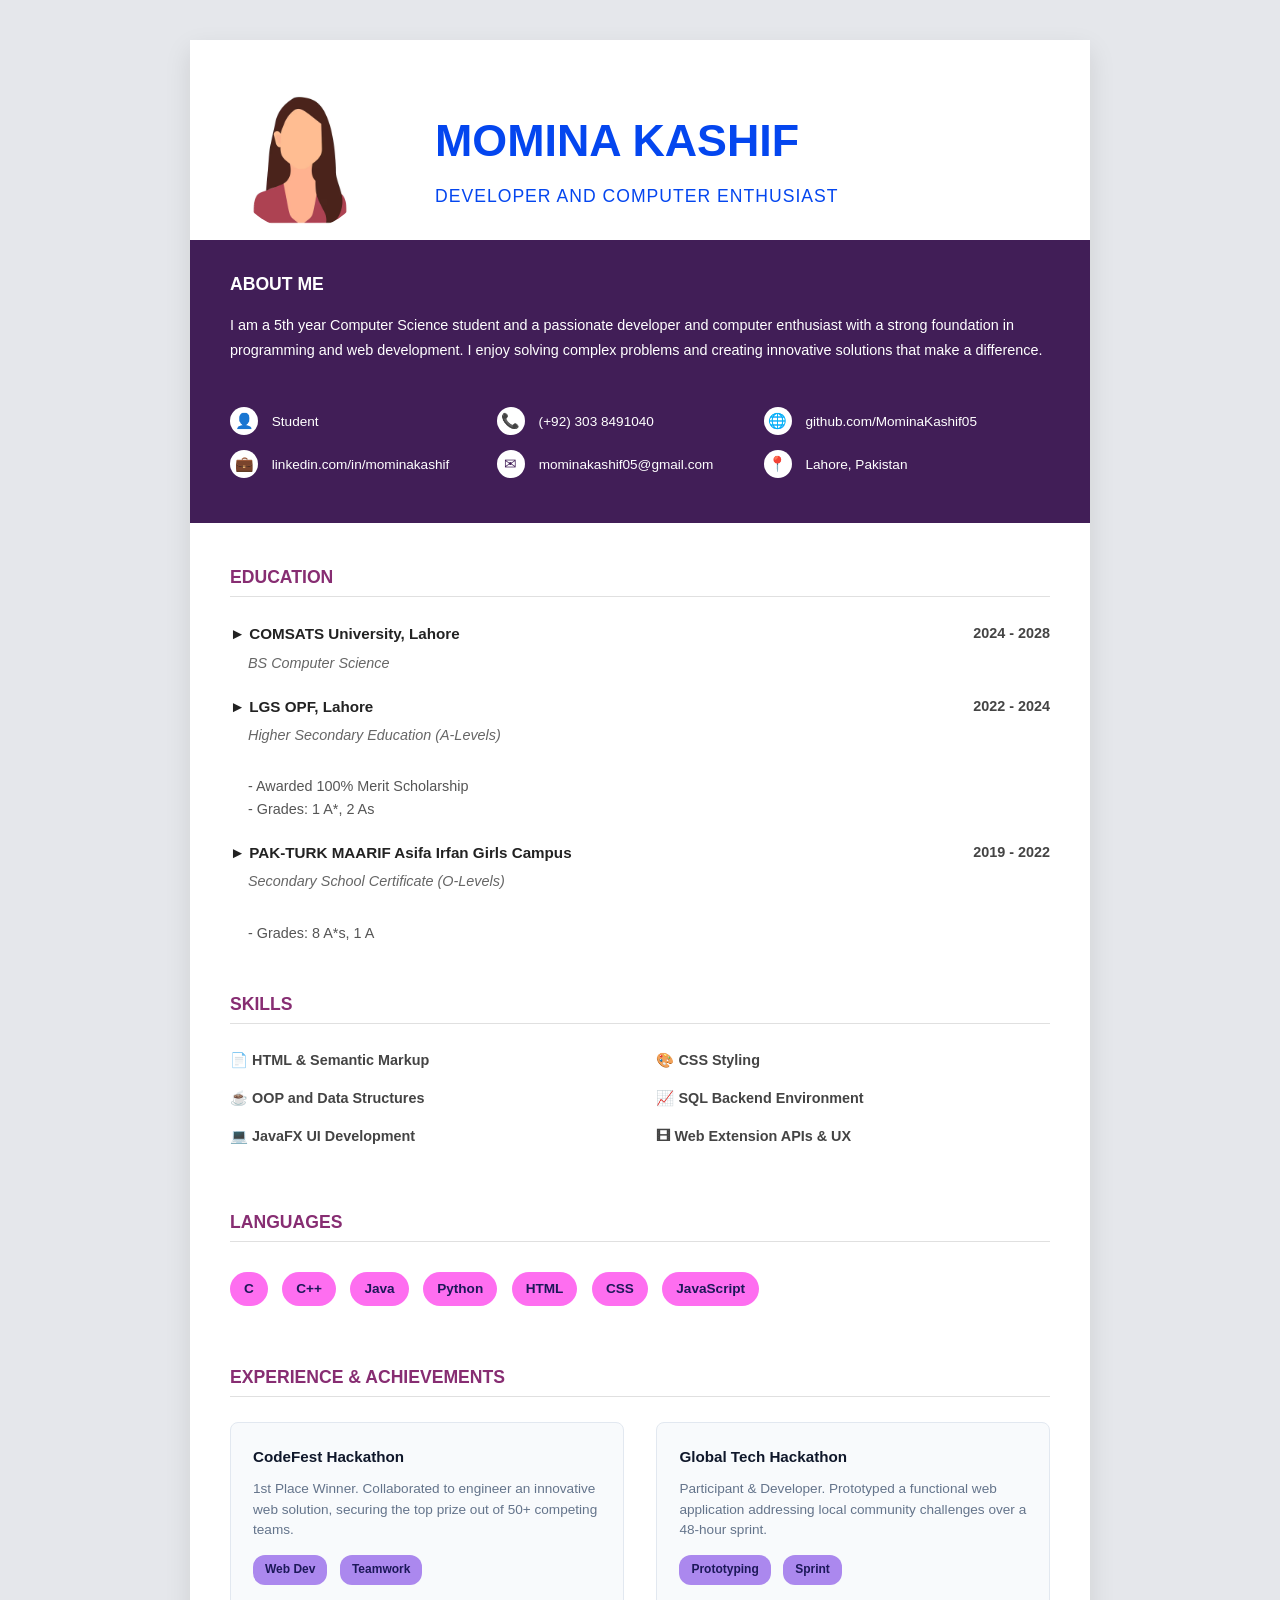
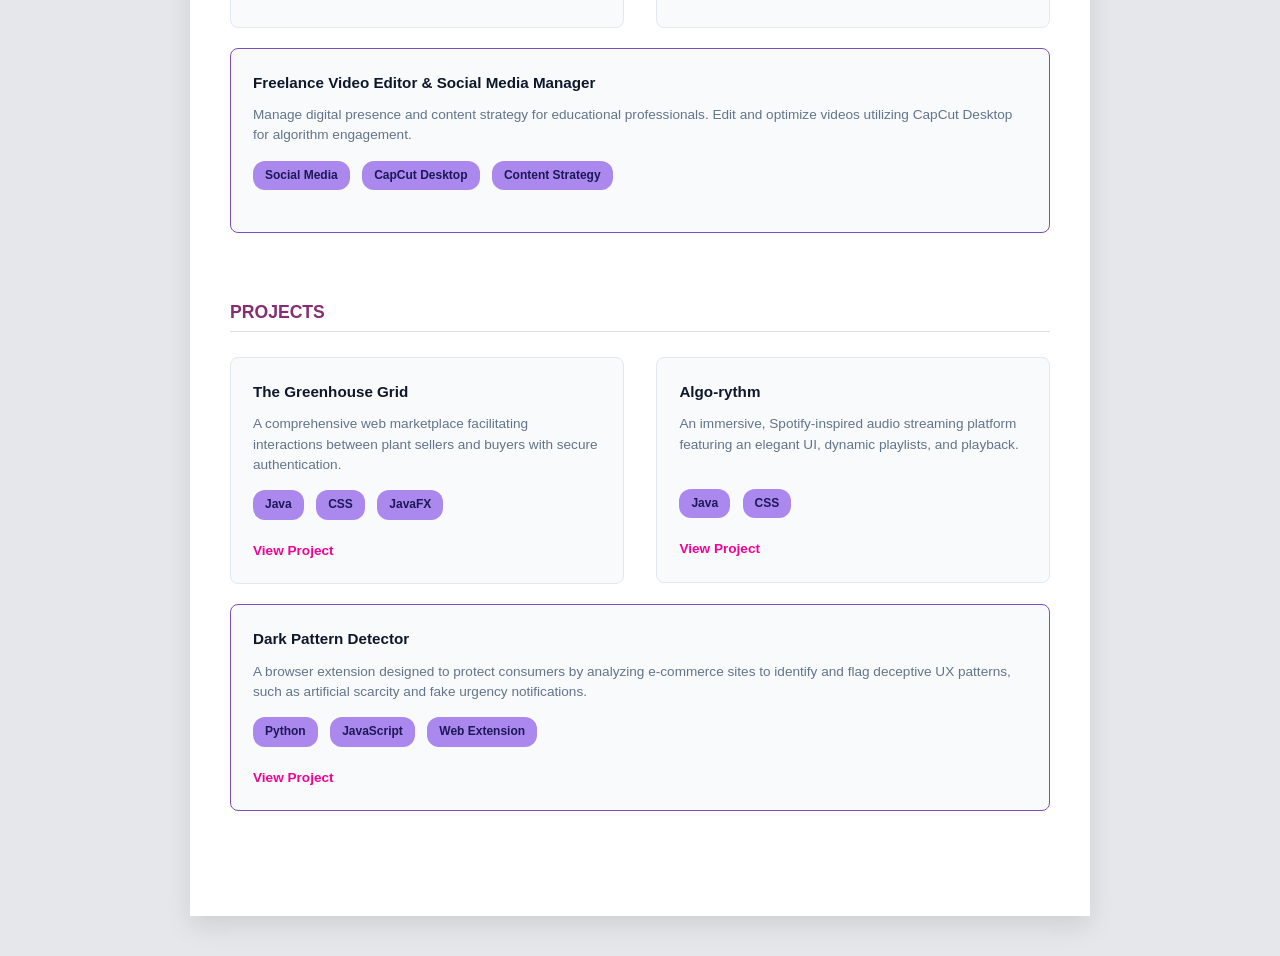
<file: FA24-BCS-057 Assignment 1 (CV)/index.html>
<!DOCTYPE html>
<html lang="en">
<head>
    <meta charset="UTF-8">
    <title>Momina Kashif - CV</title>
    <link rel="stylesheet" href="style.css">
</head>
<body>

    <div class="cv-page">
        
        <header class="top-header clearfix">
            <div class="avatar-container">
                <img src="mk-logo.png" alt="MK Logo" class="avatar-circle">
            </div>
            <div class="name-title-block">
                <h1>Momina Kashif</h1>
                <h2>Developer and Computer Enthusiast</h2>
            </div>
        </header>

        <div class="purple-banner clearfix">
            <div class="objective-block">
                <h3>ABOUT ME</h3>
                <p>I am a 5th year Computer Science student and a passionate developer and computer enthusiast with a strong foundation in programming and web development. I enjoy solving complex problems and creating innovative solutions that make a difference.</p>
            </div>
            <div class="contact-grid">
                <div class="contact-item">
                    <span class="icon-circle">&#128100;</span> Student
                </div>
                <div class="contact-item">
                    <span class="icon-circle">&#128222;</span> (+92) 303 8491040
                </div>
                <div class="contact-item">
                    <span class="icon-circle">&#127760;</span> <a href="https://github.com/MominaKashif05" target="_blank">github.com/MominaKashif05</a>
                </div>
                <div class="contact-item">
                    <span class="icon-circle">&#128188;</span> <a href="https://linkedin.com/in/mominakashif" target="_blank">linkedin.com/in/mominakashif</a>
                </div>
                <div class="contact-item">
                    <span class="icon-circle">&#9993;</span> <a href="mailto:mominakashif05@gmail.com">mominakashif05@gmail.com</a>
                </div>
                <div class="contact-item">
                    <span class="icon-circle">&#128205;</span> Lahore, Pakistan
                </div>
            </div>
        </div>

        <main class="cv-body clearfix">
            
            <section class="section">
                <h3 class="section-title">EDUCATION</h3>
                
                <div class="entry">
                    <div class="entry-header clearfix">
                        <span class="entry-name">&#9658; COMSATS University, Lahore</span>
                        <span class="entry-date">2024 - 2028</span>
                    </div>
                    <div class="entry-details">
                        <em>BS Computer Science</em>
                    </div>
                </div>
                
                <div class="entry">
                    <div class="entry-header clearfix">
                        <span class="entry-name">&#9658; LGS OPF, Lahore</span>
                        <span class="entry-date">2022 - 2024</span>
                    </div>
                    <div class="entry-details">
                        <em>Higher Secondary Education (A-Levels)</em><br>
                        - Awarded 100% Merit Scholarship<br>
                        - Grades: 1 A*, 2 As
                    </div>
                </div>
                
                <div class="entry">
                    <div class="entry-header clearfix">
                        <span class="entry-name">&#9658; PAK-TURK MAARIF Asifa Irfan Girls Campus</span>
                        <span class="entry-date">2019 - 2022</span>
                    </div>
                    <div class="entry-details">
                        <em>Secondary School Certificate (O-Levels)</em><br>
                        - Grades: 8 A*s, 1 A
                    </div>
                </div>
            </section>

            <section class="section clearfix">
                <h3 class="section-title">SKILLS</h3>
                
                <div class="skill-item left-skill">
                    <div class="skill-title">&#128196; HTML & Semantic Markup</div>
                </div>
                <div class="skill-item right-skill">
                    <div class="skill-title">&#127912; CSS Styling</div>
                </div>
                
                <div class="skill-item left-skill">
                    <div class="skill-title">&#9749; OOP and Data Structures</div>
                </div>
                <div class="skill-item right-skill">
                    <div class="skill-title">&#128200; SQL Backend Environment </div>
                </div>
                
                <div class="skill-item left-skill">
                    <div class="skill-title">&#128187; JavaFX UI Development</div>
                </div>
                <div class="skill-item right-skill">
                    <div class="skill-title">&#127902; Web Extension APIs & UX</div>
                </div>
            </section>

            <section class="section">
                <h3 class="section-title">LANGUAGES</h3>
                <div class="pill-container">
                    <span class="lang-pill">C</span>
                    <span class="lang-pill">C++</span>
                    <span class="lang-pill">Java</span>
                    <span class="lang-pill">Python</span>
                    <span class="lang-pill">HTML</span>
                    <span class="lang-pill">CSS</span>
                    <span class="lang-pill">JavaScript</span>
                </div>
            </section>

            <section class="section">
                <h3 class="section-title">EXPERIENCE & ACHIEVEMENTS</h3>
                <div class="card-grid clearfix">
                    <div class="box-card half-card left-card">
                        <h4>CodeFest Hackathon</h4>
                        <p>1st Place Winner. Collaborated to engineer an innovative web solution, securing the top prize out of 50+ competing teams.</p>
                        <div class="card-tags">
                            <span class="box-tag">Web Dev</span>
                            <span class="box-tag">Teamwork</span>
                        </div>
                    </div>
                    <div class="box-card half-card right-card">
                        <h4>Global Tech Hackathon</h4>
                        <p>Participant & Developer. Prototyped a functional web application addressing local community challenges over a 48-hour sprint.</p>
                        <div class="card-tags">
                            <span class="box-tag">Prototyping</span>
                            <span class="box-tag">Sprint</span>
                        </div>
                    </div>
                    <div class="box-card full-card accent-border">
                        <h4>Freelance Video Editor & Social Media Manager</h4>
                        <p>Manage digital presence and content strategy for educational professionals. Edit and optimize videos utilizing CapCut Desktop for algorithm engagement.</p>
                        <div class="card-tags">
                            <span class="box-tag">Social Media</span>
                            <span class="box-tag">CapCut Desktop</span>
                            <span class="box-tag">Content Strategy</span>
                        </div>
                    </div>
                </div>
            </section>

            <section class="section">
                <h3 class="section-title">PROJECTS</h3>
                <div class="card-grid clearfix">
                    <div class="box-card half-card left-card">
                        <h4>The Greenhouse Grid</h4>
                        <p>A comprehensive web marketplace facilitating interactions between plant sellers and buyers with secure authentication.</p>
                        <div class="card-tags">
                            <span class="box-tag">Java</span>
                            <span class="box-tag">CSS</span>
                            <span class="box-tag">JavaFX</span>
                        </div>
                        <a href="#" class="card-link">View Project</a>
                    </div>
                    <div class="box-card half-card right-card">
                        <h4>Algo-rythm</h4>
                        <p>An immersive, Spotify-inspired audio streaming platform featuring an elegant UI, dynamic playlists, and playback.</p>
                        <div class="card-tags">
                            <span class="box-tag">Java</span>
                            <span class="box-tag">CSS</span>
                        </div>
                        <a href="#" class="card-link">View Project</a>
                    </div>
                    <div class="box-card full-card accent-border">
                        <h4>Dark Pattern Detector</h4>
                        <p>A browser extension designed to protect consumers by analyzing e-commerce sites to identify and flag deceptive UX patterns, such as artificial scarcity and fake urgency notifications.</p>
                        <div class="card-tags">
                            <span class="box-tag">Python</span>
                            <span class="box-tag">JavaScript</span>
                            <span class="box-tag">Web Extension</span>
                        </div>
                        <a href="#" class="card-link">View Project</a>
                    </div>
                </div>
            </section>
            
        </main>
    </div> 

</body>
</html>
</file>
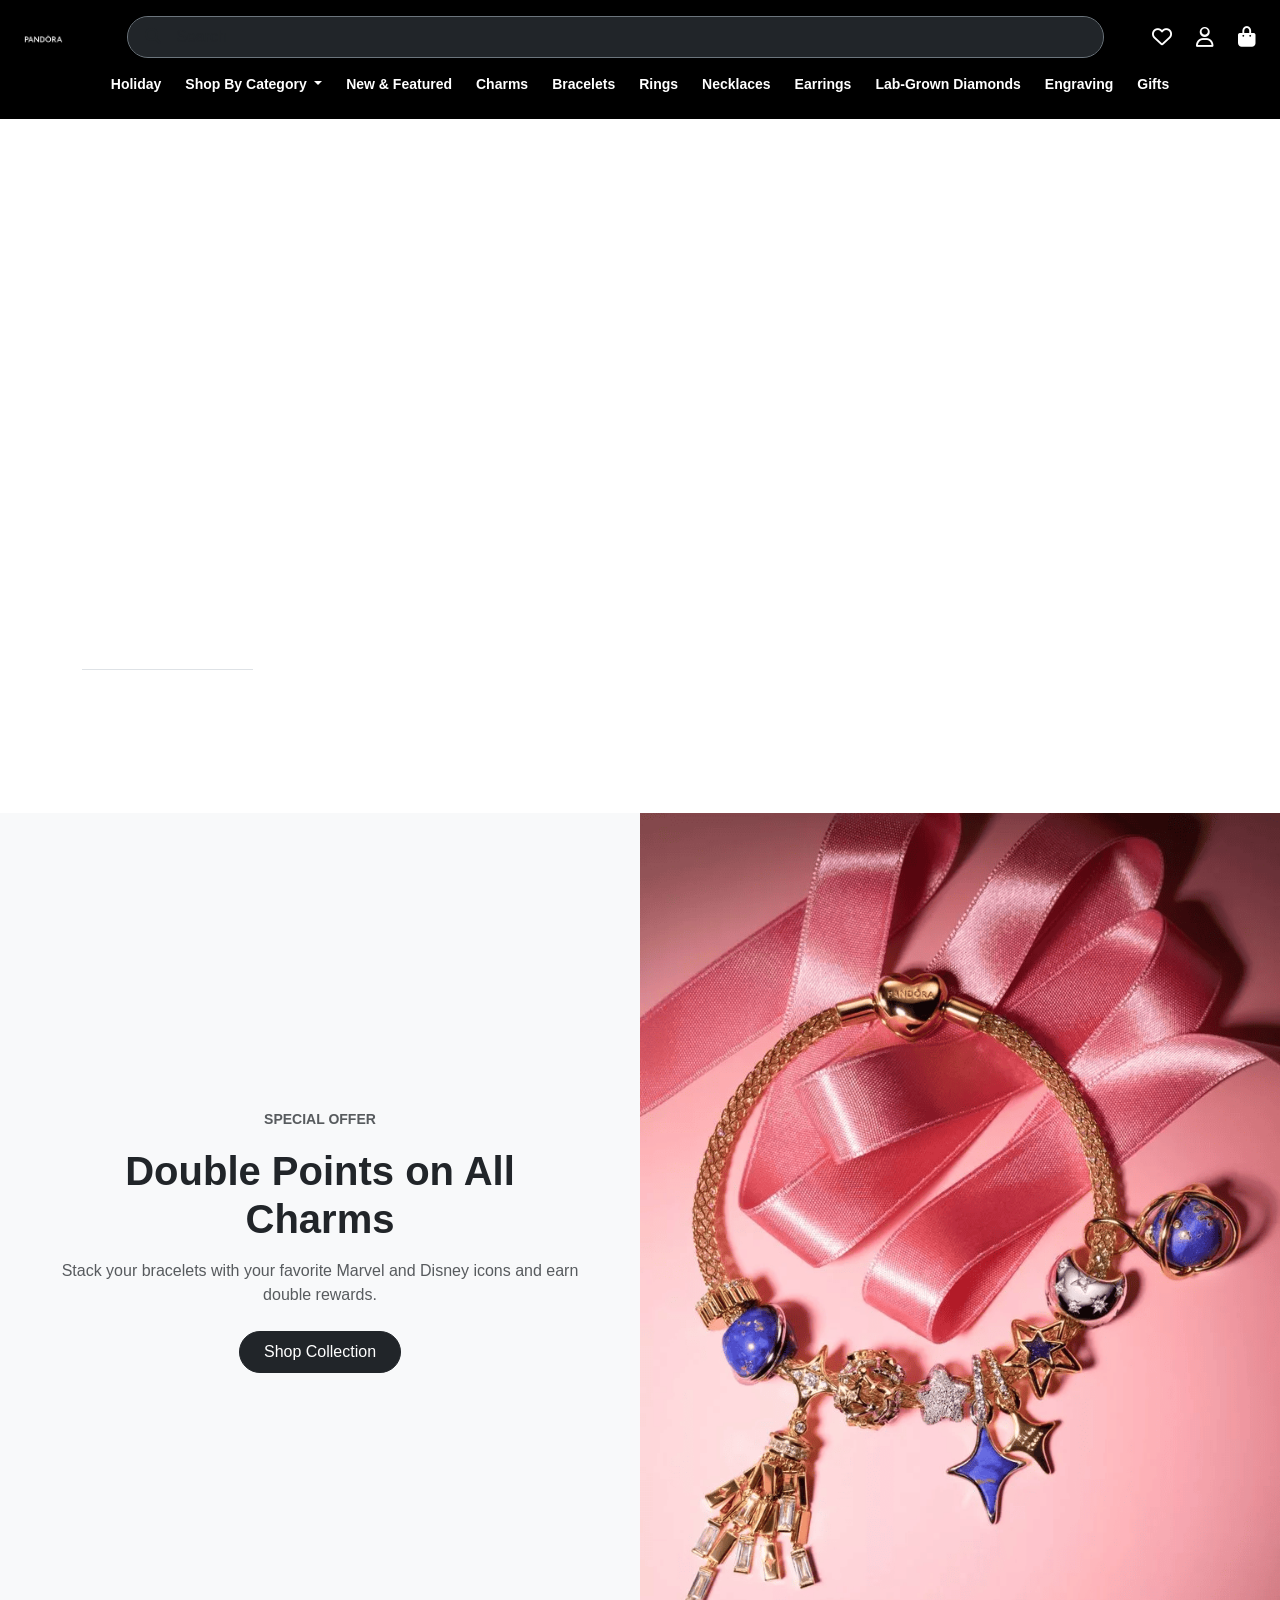
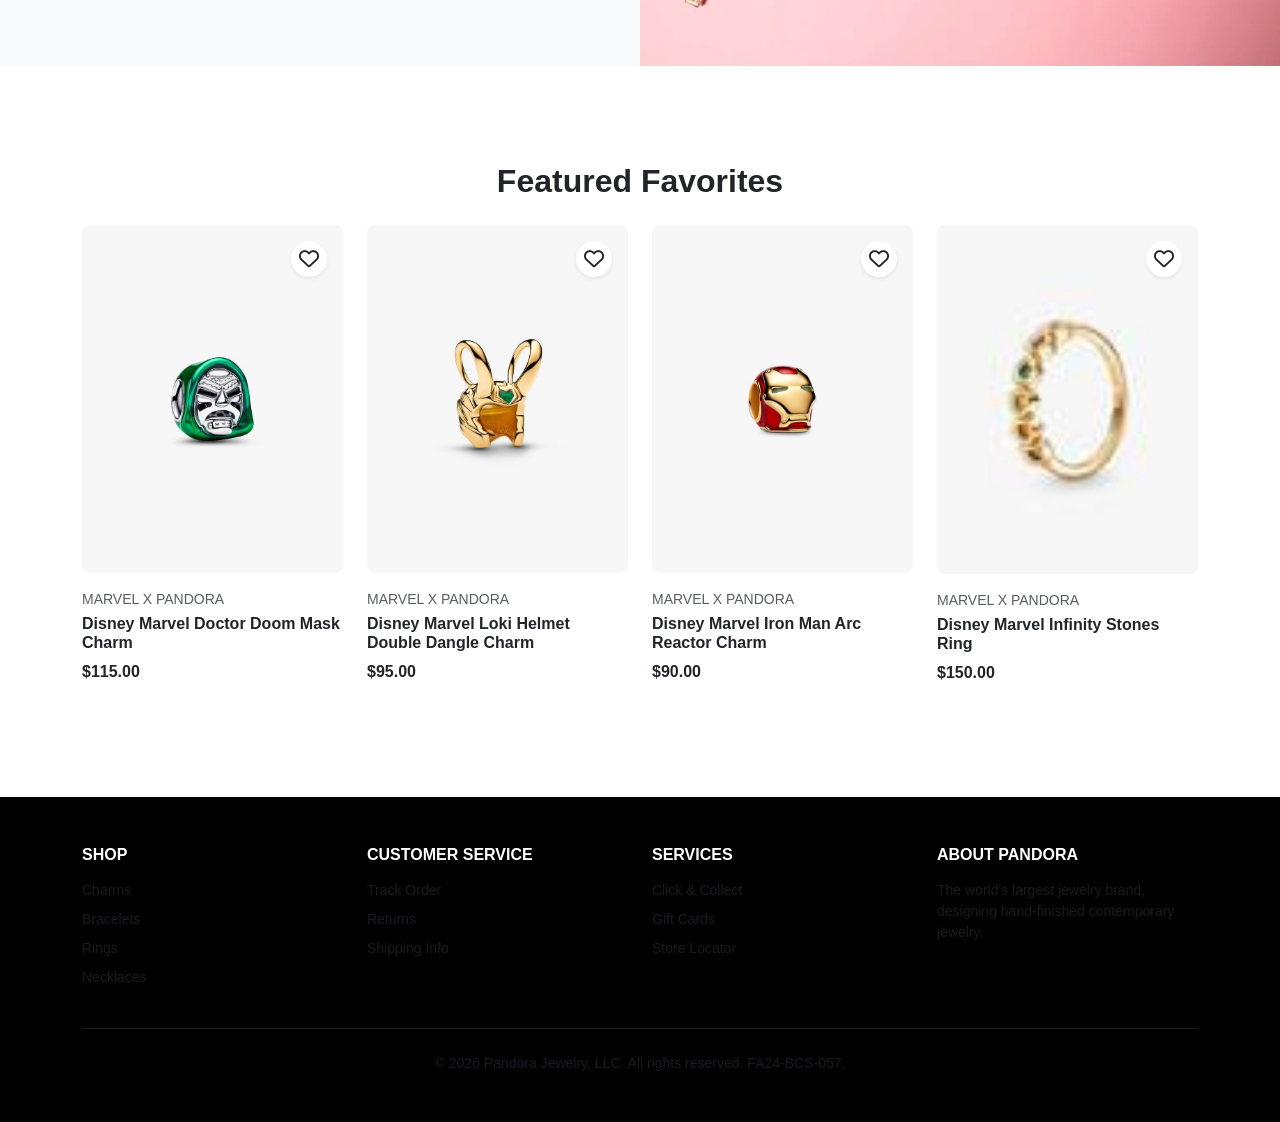
<file: midterm/index.html>
<!DOCTYPE html>
<html lang="en">
<head>
    <meta charset="UTF-8">
    <meta name="viewport" content="width=device-width, initial-scale=1.0">
    <title>Pandora Clone | Jewelry & Charms</title>
    <!-- Bootstrap 5 CSS CDN -->
    <link href="https://cdn.jsdelivr.net/npm/bootstrap@5.3.0/dist/css/bootstrap.min.css" rel="stylesheet">
    <!-- FontAwesome Icons CDN -->
    <link rel="stylesheet" href="https://cdnjs.cloudflare.com/ajax/libs/font-awesome/6.4.0/css/all.min.css">
    <!-- Custom Stylesheet -->
    <link rel="stylesheet" href="style.css">
</head>
<body>

    <header class="fixed-top bg-transparent transition-header" id="mainHeader">
        <nav class="navbar navbar-expand-lg navbar-dark bg-black py-3 flex-column align-items-stretch">
            <div class="container-fluid px-4 d-flex justify-content-between align-items-center w-100">
                <!-- Brand Logo -->
                <a class="navbar-brand" href="index.html">
                    <img src="pandora_logo.png" alt="Pandora Logo" height="22" class="nav-logo">
                </a>

                <!-- Search Bar -->
                <div class="d-none d-lg-flex flex-grow-1 mx-5 position-relative">
                    <input type="text" class="form-control rounded-pill bg-dark text-light border-secondary ps-5 py-2 small" placeholder="Search">
                    <i class="fa-solid fa-magnifying-glass position-absolute text-muted" style="top: 12px; left: 18px;"></i>
                </div>

                <!-- Utility Icons -->
                <div class="d-flex align-items-center gap-4 text-white">
                    <a href="#" class="text-white text-decoration-none d-none d-lg-block"><i class="fa-regular fa-heart fa-lg"></i></a>
                    <a href="#" class="text-white text-decoration-none d-none d-lg-block"><i class="fa-regular fa-user fa-lg"></i></a>
                    <a href="checkout.html" class="text-white text-decoration-none"><i class="fa-solid fa-bag-shopping fa-lg"></i></a>
                    <!-- Mobile Hamburger Button -->
                    <button class="navbar-toggler border-0 d-lg-none" type="button" data-bs-toggle="collapse" data-bs-target="#navbarNav">
                        <span class="navbar-toggler-icon"></span>
                    </button>
                </div>
            </div>

            <!-- TIER 2: Navigation Links -->
            <div class="container-fluid px-4 mt-2">
                <div class="collapse navbar-collapse" id="navbarNav">
                    <ul class="navbar-nav text-capitalize small fw-semibold w-100 justify-content-center gap-4">
                        <li class="nav-item"><a class="nav-link text-white px-0" href="#">Holiday</a></li>
                        
                        <!-- TASK 1: Shop by Category Mega Menu & Mobile Accordion -->
                        <li class="nav-item dropdown position-static">
                            <a class="nav-link text-white px-0 dropdown-toggle" href="#" id="shopByCategoryDropdown" role="button">
                                Shop by Category
                            </a>
                            
                            <!-- DESKTOP MEGA MENU PANEL -->
                            <div class="mega-menu-panel shadow-lg p-4 bg-white text-dark">
                                <div class="row g-4">
                                    <div class="col-md-4">
                                        <h6 class="fw-bold text-uppercase border-bottom pb-2 mb-3">Charms & Wearables</h6>
                                        <ul class="list-unstyled d-flex flex-column gap-2 small">
                                            <li><a href="#" class="text-muted text-decoration-none">Charm Bracelets</a></li>
                                            <li><a href="#" class="text-muted text-decoration-none">Dangle Charms</a></li>
                                            <li><a href="#" class="text-muted text-decoration-none">Safety Chains</a></li>
                                            <li><a href="#" class="text-muted text-decoration-none">Spacer Charms</a></li>
                                        </ul>
                                    </div>
                                    <div class="col-md-4">
                                        <h6 class="fw-bold text-uppercase border-bottom pb-2 mb-3">Rings & Metals</h6>
                                        <ul class="list-unstyled d-flex flex-column gap-2 small">
                                            <li><a href="#" class="text-muted text-decoration-none">Sterling Silver Rings</a></li>
                                            <li><a href="#" class="text-muted text-decoration-none">14k Gold Plated</a></li>
                                            <li><a href="#" class="text-muted text-decoration-none">Pandora Rose</a></li>
                                            <li><a href="#" class="text-muted text-decoration-none">Gemstone & Birthstone</a></li>
                                        </ul>
                                    </div>
                                    <div class="col-md-4">
                                        <h6 class="fw-bold text-uppercase border-bottom pb-2 mb-3">Collections</h6>
                                        <ul class="list-unstyled d-flex flex-column gap-2 small">
                                            <li><a href="#" class="text-muted text-decoration-none">Marvel x Pandora</a></li>
                                            <li><a href="#" class="text-muted text-decoration-none">Disney x Pandora</a></li>
                                            <li><a href="#" class="text-muted text-decoration-none">Pandora Moments</a></li>
                                            <li><a href="#" class="text-muted text-decoration-none">Lab-Grown Diamonds</a></li>
                                        </ul>
                                    </div>
                                </div>
                            </div>

                            <!-- MOBILE ACCORDION -->
                            <div class="d-lg-none mt-2 mobile-accordion-wrapper">
                                <details class="text-white mb-2">
                                    <summary class="fw-semibold small py-1 cursor-pointer">Shop by Category</summary>
                                    <div class="ps-3 pt-2 d-flex flex-column gap-2 small text-light">
                                        <p class="fw-bold mb-1 text-warning">Charms & Wearables</p>
                                        <a href="#" class="text-light text-decoration-none">Charm Bracelets</a>
                                        <a href="#" class="text-light text-decoration-none">Dangle Charms</a>
                                        <a href="#" class="text-light text-decoration-none">Safety Chains</a>
                                        <a href="#" class="text-light text-decoration-none">Spacer Charms</a>

                                        <p class="fw-bold mb-1 mt-2 text-warning">Rings & Metals</p>
                                        <a href="#" class="text-light text-decoration-none">Sterling Silver Rings</a>
                                        <a href="#" class="text-light text-decoration-none">14k Gold Plated</a>
                                        <a href="#" class="text-light text-decoration-none">Pandora Rose</a>
                                        <a href="#" class="text-light text-decoration-none">Gemstone & Birthstone</a>

                                        <p class="fw-bold mb-1 mt-2 text-warning">Collections</p>
                                        <a href="#" class="text-light text-decoration-none">Marvel x Pandora</a>
                                        <a href="#" class="text-light text-decoration-none">Disney x Pandora</a>
                                        <a href="#" class="text-light text-decoration-none">Pandora Moments</a>
                                        <a href="#" class="text-light text-decoration-none">Lab-Grown Diamonds</a>
                                    </div>
                                </details>
                            </div>
                        </li>

                        <li class="nav-item"><a class="nav-link text-white px-0" href="#">New & Featured</a></li>
                        <li class="nav-item"><a class="nav-link text-white px-0" href="#">Charms</a></li>
                        <li class="nav-item"><a class="nav-link text-white px-0" href="#">Bracelets</a></li>
                        <li class="nav-item"><a class="nav-link text-white px-0" href="#">Rings</a></li>
                        <li class="nav-item"><a class="nav-link text-white px-0" href="#">Necklaces</a></li>
                        <li class="nav-item"><a class="nav-link text-white px-0" href="#">Earrings</a></li>
                        <li class="nav-item"><a class="nav-link text-white px-0" href="#">Lab-grown diamonds</a></li>
                        <li class="nav-item"><a class="nav-link text-white px-0" href="#">Engraving</a></li>
                        <li class="nav-item"><a class="nav-link text-white px-0" href="#">Gifts</a></li>
                    </ul>
                </div>
            </div>
        </nav>
    </header>

    <!-- Main Banner Section -->
    <section class="main-banner dark-hero d-flex align-items-end pb-5">
        <video autoplay loop muted playsinline class="banner-video">
            <source src="pandora_landing.mp4" type="video/mp4">
        </video>
        <div class="container position-relative text-white mb-5 z-2">
            <p class="text-uppercase small tracking-widest mb-1">Engravable charms</p>
            <h1 class="display-3 fw-bold mb-3">FROM YOUR HEART<br>TO THEIRS</h1>
            <a href="#shop" class="text-white text-decoration-none fw-semibold border-bottom pb-1">SHOP HOLIDAY GIFTS</a>
        </div>
    </section>

    <!-- Promotional Split Banner Section -->
    <section class="container-fluid px-0 my-5">
        <div class="row g-0 align-items-center bg-light">
            <div class="col-md-6 text-center p-5">
                <span class="text-uppercase small fw-bold text-muted">Special Offer</span>
                <h2 class="fw-bold display-6 my-3">Double Points on All Charms</h2>
                <p class="text-muted mb-4">Stack your bracelets with your favorite Marvel and Disney icons and earn double rewards.</p>
                <a href="#shop" class="btn btn-dark px-4 py-2 rounded-pill">Shop Collection</a>
            </div>
            <div class="col-md-6">
                <img src="double_charms.png" class="img-fluid w-100" alt="Double Charms Offer">
            </div>
        </div>
    </section>

    <!-- Product Showcase Section -->
    <section id="shop" class="container py-5">
        <h2 class="fw-bold mb-4 text-center">Featured Favorites</h2>
        <div class="row row-cols-1 row-cols-sm-2 row-cols-md-2 row-cols-lg-4 g-4">
            
            <!-- Product Card 1 -->
            <div class="col">
                <div class="card h-100 border-0 position-relative">
                    <a href="product.html">
                        <img src="doom_mask.jpg" class="card-img-top img-fluid rounded-3" alt="Doctor Doom Mask Charm">
                    </a>
                    <i class="fa-regular fa-heart position-absolute top-0 end-0 m-3 text-dark fs-5 bg-white p-2 rounded-circle shadow-sm"></i>
                    <div class="card-body px-0">
                        <p class="small text-muted text-uppercase mb-1">Marvel x Pandora</p>
                        <h5 class="card-title fs-6 fw-bold">Disney Marvel Doctor Doom Mask Charm</h5>
                        <p class="card-text fw-bold">$115.00</p>
                    </div>
                </div>
            </div>

            <!-- Product Card 2 -->
            <div class="col">
                <div class="card h-100 border-0 position-relative">
                    <img src="loki_helmet.jpg" class="card-img-top img-fluid rounded-3" alt="Loki Helmet Charm">
                    <i class="fa-regular fa-heart position-absolute top-0 end-0 m-3 text-dark fs-5 bg-white p-2 rounded-circle shadow-sm"></i>
                    <div class="card-body px-0">
                        <p class="small text-muted text-uppercase mb-1">Marvel x Pandora</p>
                        <h5 class="card-title fs-6 fw-bold">Disney Marvel Loki Helmet Double Dangle Charm</h5>
                        <p class="card-text fw-bold">$95.00</p>
                    </div>
                </div>
            </div>

            <!-- Product Card 3 -->
            <div class="col">
                <div class="card h-100 border-0 position-relative">
                    <img src="ironman_helmet.jpg" class="card-img-top img-fluid rounded-3" alt="Iron Man Helmet Charm">
                    <i class="fa-regular fa-heart position-absolute top-0 end-0 m-3 text-dark fs-5 bg-white p-2 rounded-circle shadow-sm"></i>
                    <div class="card-body px-0">
                        <p class="small text-muted text-uppercase mb-1">Marvel x Pandora</p>
                        <h5 class="card-title fs-6 fw-bold">Disney Marvel Iron Man Arc Reactor Charm</h5>
                        <p class="card-text fw-bold">$90.00</p>
                    </div>
                </div>
            </div>

            <!-- Product Card 4 -->
            <div class="col">
                <div class="card h-100 border-0 position-relative">
                    <img src="infinity_stones_ring.jpg" class="card-img-top img-fluid rounded-3" alt="Infinity Stones Ring">
                    <i class="fa-regular fa-heart position-absolute top-0 end-0 m-3 text-dark fs-5 bg-white p-2 rounded-circle shadow-sm"></i>
                    <div class="card-body px-0">
                        <p class="small text-muted text-uppercase mb-1">Marvel x Pandora</p>
                        <h5 class="card-title fs-6 fw-bold">Disney Marvel Infinity Stones Ring</h5>
                        <p class="card-text fw-bold">$150.00</p>
                    </div>
                </div>
            </div>

        </div>
    </section>

    <!-- Global Footer -->
    <footer class="bg-black text-white py-5 mt-5">
        <div class="container">
            <div class="row g-4">
                <div class="col-md-3">
                    <h6 class="text-uppercase fw-bold mb-3">Shop</h6>
                    <ul class="list-unstyled small d-flex flex-column gap-2 text-muted">
                        <li><a href="#" class="text-muted text-decoration-none">Charms</a></li>
                        <li><a href="#" class="text-muted text-decoration-none">Bracelets</a></li>
                        <li><a href="#" class="text-muted text-decoration-none">Rings</a></li>
                        <li><a href="#" class="text-muted text-decoration-none">Necklaces</a></li>
                    </ul>
                </div>
                <div class="col-md-3">
                    <h6 class="text-uppercase fw-bold mb-3">Customer Service</h6>
                    <ul class="list-unstyled small d-flex flex-column gap-2 text-muted">
                        <li><a href="#" class="text-muted text-decoration-none">Track Order</a></li>
                        <li><a href="#" class="text-muted text-decoration-none">Returns</a></li>
                        <li><a href="#" class="text-muted text-decoration-none">Shipping Info</a></li>
                    </ul>
                </div>
                <div class="col-md-3">
                    <h6 class="text-uppercase fw-bold mb-3">Services</h6>
                    <ul class="list-unstyled small d-flex flex-column gap-2 text-muted">
                        <li><a href="#" class="text-muted text-decoration-none">Click & Collect</a></li>
                        <li><a href="#" class="text-muted text-decoration-none">Gift Cards</a></li>
                        <li><a href="#" class="text-muted text-decoration-none">Store Locator</a></li>
                    </ul>
                </div>
                <div class="col-md-3">
                    <h6 class="text-uppercase fw-bold mb-3">About Pandora</h6>
                    <p class="small text-muted">The world's largest jewelry brand, designing hand-finished contemporary jewelry.</p>
                </div>
            </div>
            <hr class="border-secondary my-4">
            <div class="text-center small text-muted">
                &copy; 2026 Pandora Jewelry, LLC. All rights reserved. FA24-BCS-057.
            </div>
        </div>
    </footer>

    <!-- Bootstrap JS Bundle -->
    <script src="https://cdn.jsdelivr.net/npm/bootstrap@5.3.0/dist/js/bootstrap.bundle.min.js"></script>
    <script src="script.js"></script>
</body>
</html>
</file>
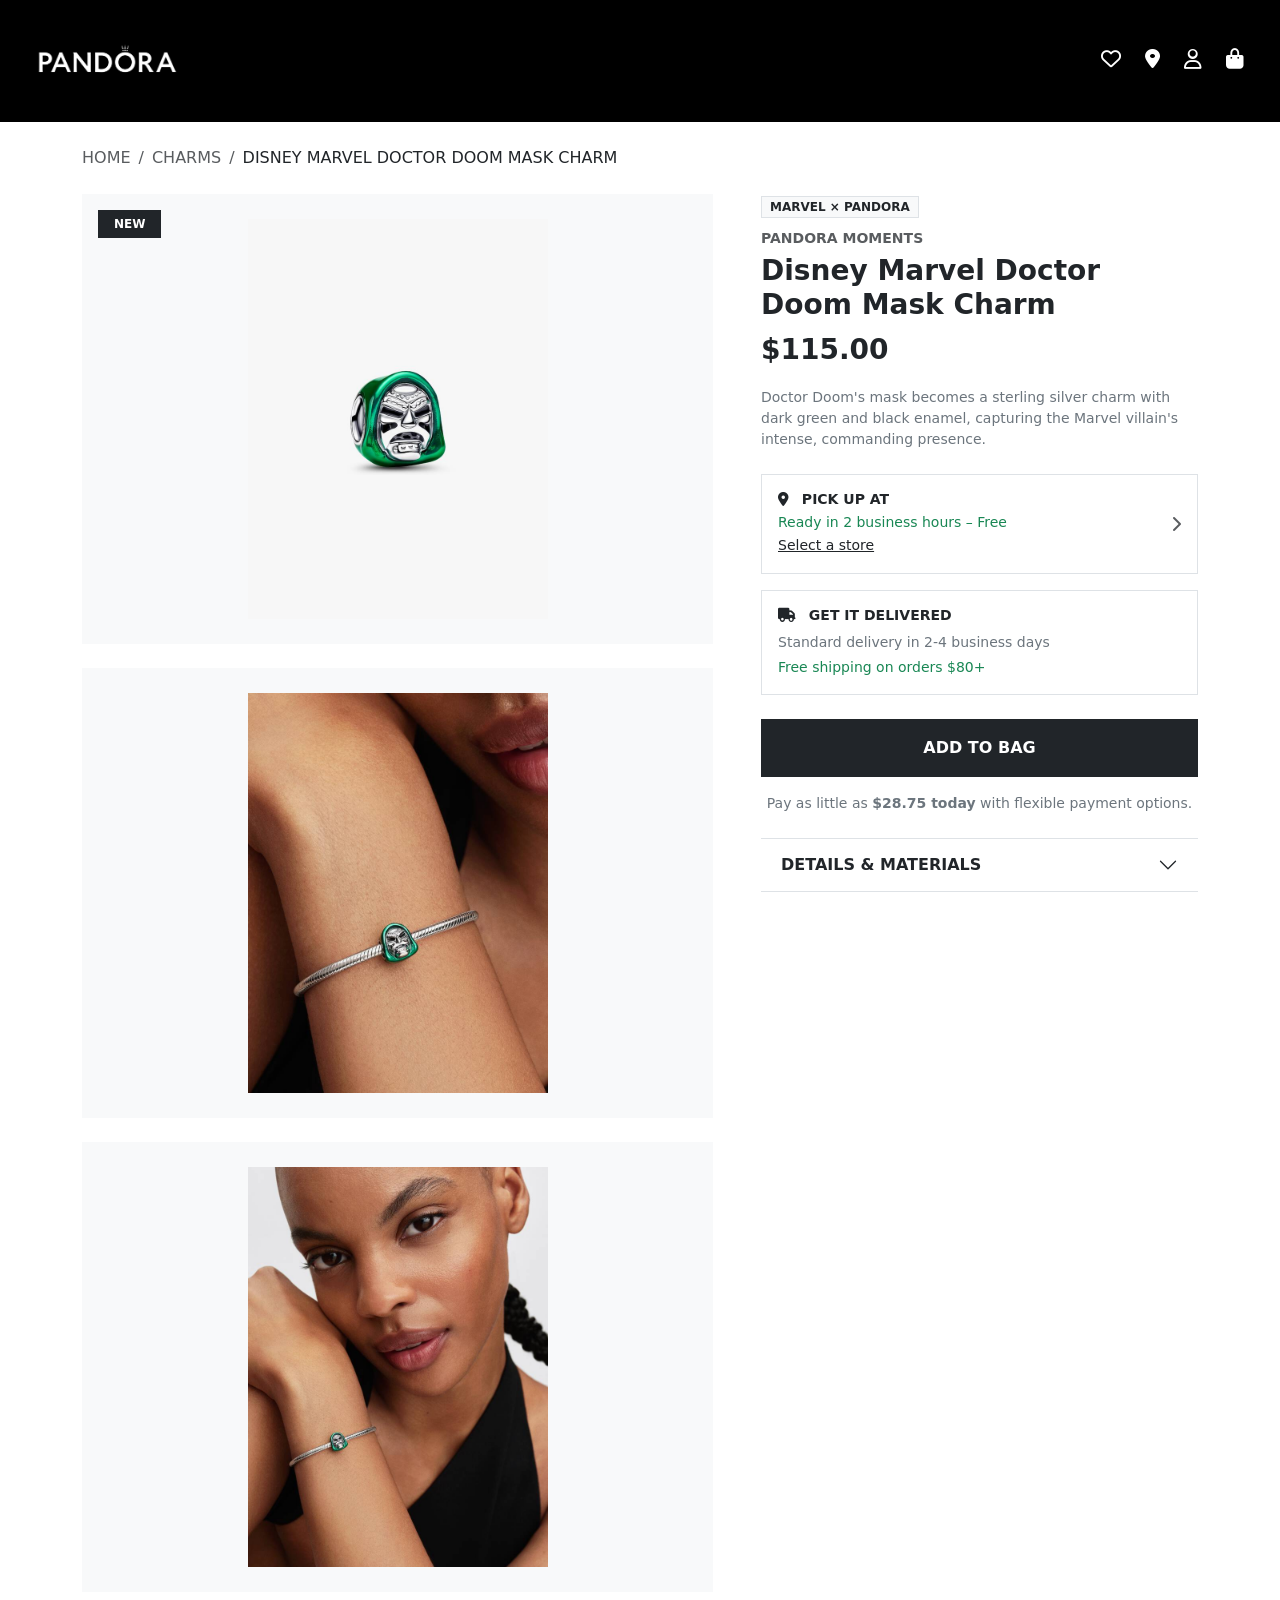
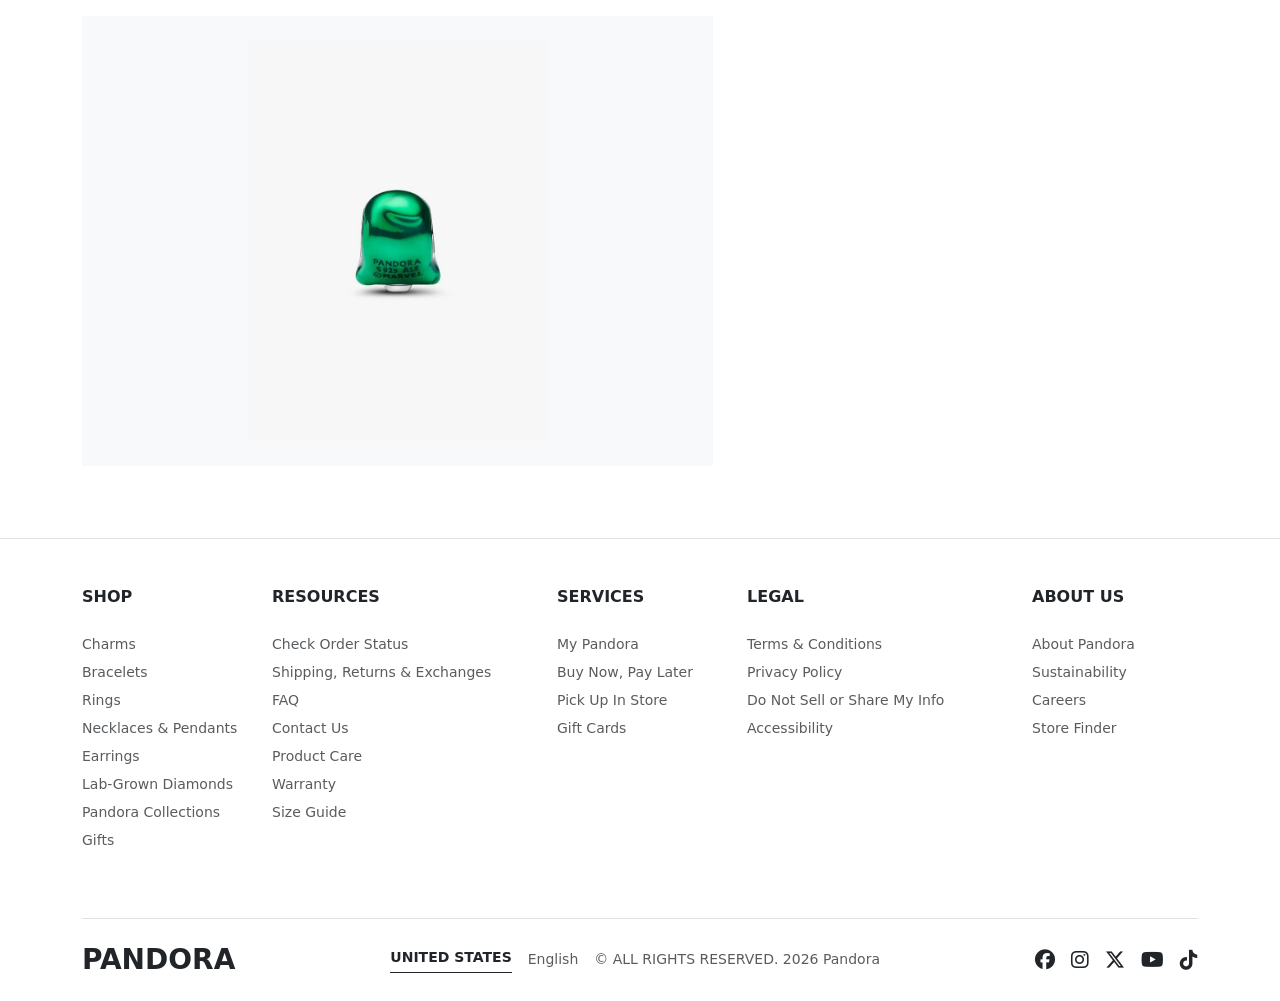
<file: product.html>
<!DOCTYPE html>
<html lang="en">
<head>
    <meta charset="UTF-8">
    <meta name="viewport" content="width=device-width, initial-scale=1.0">
    <title>Disney Marvel Doctor Doom Mask Charm | Pandora Clone</title>
    <!-- Bootstrap CSS -->
    <link href="https://cdn.jsdelivr.net/npm/bootstrap@5.3.0/dist/css/bootstrap.min.css" rel="stylesheet">
    <!-- FontAwesome Icons -->
    <link rel="stylesheet" href="https://cdnjs.cloudflare.com/ajax/libs/font-awesome/6.4.0/css/all.min.css">
    <!-- Custom CSS -->
    <link rel="stylesheet" href="style.css">
</head>
<body>

    <!-- Header / Navbar -->
    <nav class="navbar navbar-expand-lg navbar-dark bg-black px-4 py-3 sticky-top">
        <div class="container-fluid">
            <a class="navbar-brand m-0" href="index.html">
                <img src="pandora_logo.png" alt="Pandora Logo" class="nav-logo">
            </a>
            <div class="d-flex align-items-center gap-4 text-white">
                <a href="#" class="text-white text-decoration-none"><i class="fa-regular fa-heart fs-5"></i></a>
                <a href="#" class="text-white text-decoration-none"><i class="fa-solid fa-location-dot fs-5"></i></a>
                <a href="#" class="text-white text-decoration-none"><i class="fa-regular fa-user fs-5"></i></a>
                <a href="#" class="text-white text-decoration-none"><i class="fa-solid fa-bag-shopping fs-5"></i></a>
            </div>
        </div>
    </nav>

    <!-- Breadcrumb -->
    <div class="container mt-4">
        <nav aria-label="breadcrumb">
            <ol class="breadcrumb small text-uppercase mb-0">
                <li class="breadcrumb-item"><a href="index.html" class="text-decoration-none text-muted">Home</a></li>
                <li class="breadcrumb-item"><a href="#" class="text-decoration-none text-muted">Charms</a></li>
                <li class="breadcrumb-item active text-dark" aria-current="page">Disney Marvel Doctor Doom Mask Charm</li>
            </ol>
        </nav>
    </div>

    <!-- Product Detail Section -->
    <main class="container my-4 pb-5">
        <div class="row g-5">
            
            <!-- Left Column: Vertical Scrollable Image Feed -->
            <div class="col-lg-7">
                <div class="d-flex flex-column gap-4">
                    <!-- Image 1 -->
                    <div class="bg-light p-4 text-center position-relative d-flex align-items-center justify-content-center product-image-container">
                        <span class="badge bg-dark text-uppercase position-absolute top-0 start-0 m-3 px-3 py-2 rounded-0">New</span>
                        <img src="doom_mask.jpg" alt="Disney Marvel Doctor Doom Mask Charm - View 1" class="img-fluid product-img-max">
                    </div>
                    <!-- Image 2 -->
                    <div class="bg-light p-4 text-center d-flex align-items-center justify-content-center product-image-container">
                        <img src="doom_mask2.jpg" alt="Disney Marvel Doctor Doom Mask Charm - View 2" class="img-fluid product-img-max">
                    </div>
                    <!-- Image 3 -->
                    <div class="bg-light p-4 text-center d-flex align-items-center justify-content-center product-image-container">
                        <img src="doom_mask3.jpg" alt="Disney Marvel Doctor Doom Mask Charm - View 3" class="img-fluid product-img-max">
                    </div>
                    <!-- Image 4 -->
                    <div class="bg-light p-4 text-center d-flex align-items-center justify-content-center product-image-container">
                        <img src="doom_mask4.jpg" alt="Disney Marvel Doctor Doom Mask Charm - View 4" class="img-fluid product-img-max">
                    </div>
                </div>
            </div>

            <!-- Right Column: Product Info & Actions -->
            <div class="col-lg-5">
                <div class="mb-2">
                    <span class="badge bg-light text-dark border rounded-0 fw-bold px-2 py-1 small">MARVEL &times; PANDORA</span>
                </div>
                <span class="text-uppercase small text-muted fw-semibold">Pandora Moments</span>
                <h1 class="h3 fw-bold mt-1 mb-2">Disney Marvel Doctor Doom Mask Charm</h1>
                
                <div class="fs-3 fw-bold mb-3">$115.00</div>

                <p class="text-secondary small mb-4">
                    Doctor Doom's mask becomes a sterling silver charm with dark green and black enamel, capturing the Marvel villain's intense, commanding presence.
                </p>

                <!-- Pick Up Box -->
                <div class="border p-3 mb-3 bg-white">
                    <div class="d-flex justify-content-between align-items-center">
                        <div>
                            <h6 class="text-uppercase small fw-bold mb-1"><i class="fa-solid fa-location-dot me-2"></i> Pick Up At</h6>
                            <p class="small text-success mb-0">Ready in 2 business hours – Free</p>
                            <a href="#" class="small text-dark text-decoration-underline">Select a store</a>
                        </div>
                        <i class="fa-solid fa-chevron-right text-muted"></i>
                    </div>
                </div>

                <!-- Delivery Box -->
                <div class="border p-3 mb-4 bg-white">
                    <h6 class="text-uppercase small fw-bold mb-2"><i class="fa-solid fa-truck me-2"></i> Get It Delivered</h6>
                    <p class="small text-secondary mb-1">Standard delivery in 2-4 business days</p>
                    <p class="small text-success mb-0">Free shipping on orders $80+</p>
                </div>

                <!-- Add to Bag Button -->
                <button class="btn btn-dark rounded-0 w-100 py-3 text-uppercase fw-bold mb-3">Add to Bag</button>

                <!-- Flexible Payment Info -->
                <p class="small text-secondary mb-4 text-center">
                    Pay as little as <strong>$28.75 today</strong> with flexible payment options.
                </p>

                <!-- Accordion Details -->
                <div class="accordion accordion-flush border-top border-bottom mt-4" id="productAccordion">
                    <div class="accordion-item">
                        <h2 class="accordion-header">
                            <button class="accordion-button fw-bold text-uppercase small collapsed" type="button" data-bs-toggle="collapse" data-bs-target="#collapseDetails">
                                Details & Materials
                            </button>
                        </h2>
                        <div id="collapseDetails" class="accordion-collapse collapse" data-bs-parent="#productAccordion">
                            <div class="accordion-body small text-secondary">
                                <p class="mb-2"><strong>Metal:</strong> Sterling silver</p>
                                <p class="mb-2"><strong>Material:</strong> Enamel</p>
                                <p class="mb-0"><strong>Dimensions:</strong> Depth: 11.5mm, Height: 10.5mm, Width: 9.5mm</p>
                            </div>
                        </div>
                    </div>
                </div>
            </div>

        </div>
    </main>

    <!-- Footer -->
    <footer class="bg-white pt-5 pb-4 border-top">
        <div class="container">
            <div class="row gy-4 mb-5">
                <div class="col-6 col-md-4 col-lg-2">
                    <h6 class="text-uppercase mb-4 fw-semibold">Shop</h6>
                    <ul class="list-unstyled small text-muted lh-lg">
                        <li><a href="#" class="text-muted text-decoration-none">Charms</a></li>
                        <li><a href="#" class="text-muted text-decoration-none">Bracelets</a></li>
                        <li><a href="#" class="text-muted text-decoration-none">Rings</a></li>
                        <li><a href="#" class="text-muted text-decoration-none">Necklaces & Pendants</a></li>
                        <li><a href="#" class="text-muted text-decoration-none">Earrings</a></li>
                        <li><a href="#" class="text-muted text-decoration-none">Lab-Grown Diamonds</a></li>
                        <li><a href="#" class="text-muted text-decoration-none">Pandora Collections</a></li>
                        <li><a href="#" class="text-muted text-decoration-none">Gifts</a></li>
                    </ul>
                </div>
                <div class="col-6 col-md-4 col-lg-3">
                    <h6 class="text-uppercase mb-4 fw-semibold">Resources</h6>
                    <ul class="list-unstyled small text-muted lh-lg">
                        <li><a href="#" class="text-muted text-decoration-none">Check Order Status</a></li>
                        <li><a href="#" class="text-muted text-decoration-none">Shipping, Returns & Exchanges</a></li>
                        <li><a href="#" class="text-muted text-decoration-none">FAQ</a></li>
                        <li><a href="#" class="text-muted text-decoration-none">Contact Us</a></li>
                        <li><a href="#" class="text-muted text-decoration-none">Product Care</a></li>
                        <li><a href="#" class="text-muted text-decoration-none">Warranty</a></li>
                        <li><a href="#" class="text-muted text-decoration-none">Size Guide</a></li>
                    </ul>
                </div>
                <div class="col-6 col-md-4 col-lg-2">
                    <h6 class="text-uppercase mb-4 fw-semibold">Services</h6>
                    <ul class="list-unstyled small text-muted lh-lg">
                        <li><a href="#" class="text-muted text-decoration-none">My Pandora</a></li>
                        <li><a href="#" class="text-muted text-decoration-none">Buy Now, Pay Later</a></li>
                        <li><a href="#" class="text-muted text-decoration-none">Pick Up In Store</a></li>
                        <li><a href="#" class="text-muted text-decoration-none">Gift Cards</a></li>
                    </ul>
                </div>
                <div class="col-6 col-md-6 col-lg-3">
                    <h6 class="text-uppercase mb-4 fw-semibold">Legal</h6>
                    <ul class="list-unstyled small text-muted lh-lg">
                        <li><a href="#" class="text-muted text-decoration-none">Terms & Conditions</a></li>
                        <li><a href="#" class="text-muted text-decoration-none">Privacy Policy</a></li>
                        <li><a href="#" class="text-muted text-decoration-none">Do Not Sell or Share My Info</a></li>
                        <li><a href="#" class="text-muted text-decoration-none">Accessibility</a></li>
                    </ul>
                </div>
                <div class="col-12 col-md-6 col-lg-2">
                    <h6 class="text-uppercase mb-4 fw-semibold">About Us</h6>
                    <ul class="list-unstyled small text-muted lh-lg">
                        <li><a href="#" class="text-muted text-decoration-none">About Pandora</a></li>
                        <li><a href="#" class="text-muted text-decoration-none">Sustainability</a></li>
                        <li><a href="#" class="text-muted text-decoration-none">Careers</a></li>
                        <li><a href="#" class="text-muted text-decoration-none">Store Finder</a></li>
                    </ul>
                </div>
            </div>
            
            <div class="d-flex flex-column flex-md-row justify-content-between align-items-center border-top pt-4">
                <h3 class="fw-bold mb-3 mb-md-0">PANDORA</h3>
                <div class="d-flex align-items-center gap-3 small text-muted">
                    <span class="text-dark fw-semibold text-uppercase border-bottom border-dark pb-1">United States</span>
                    <span>English</span>
                    <span>&copy; ALL RIGHTS RESERVED. 2026 Pandora</span>
                </div>
                <div class="d-flex gap-3 fs-5 mt-3 mt-md-0">
                    <a href="#" class="text-dark"><i class="fa-brands fa-facebook"></i></a>
                    <a href="#" class="text-dark"><i class="fa-brands fa-instagram"></i></a>
                    <a href="#" class="text-dark"><i class="fa-brands fa-x-twitter"></i></a>
                    <a href="#" class="text-dark"><i class="fa-brands fa-youtube"></i></a>
                    <a href="#" class="text-dark"><i class="fa-brands fa-tiktok"></i></a>
                </div>
            </div>
        </div>
    </footer>

    <!-- Bootstrap JS -->
    <script src="https://cdn.jsdelivr.net/npm/bootstrap@5.3.0/dist/js/bootstrap.bundle.min.js"></script>
</body>
</html>
</file>
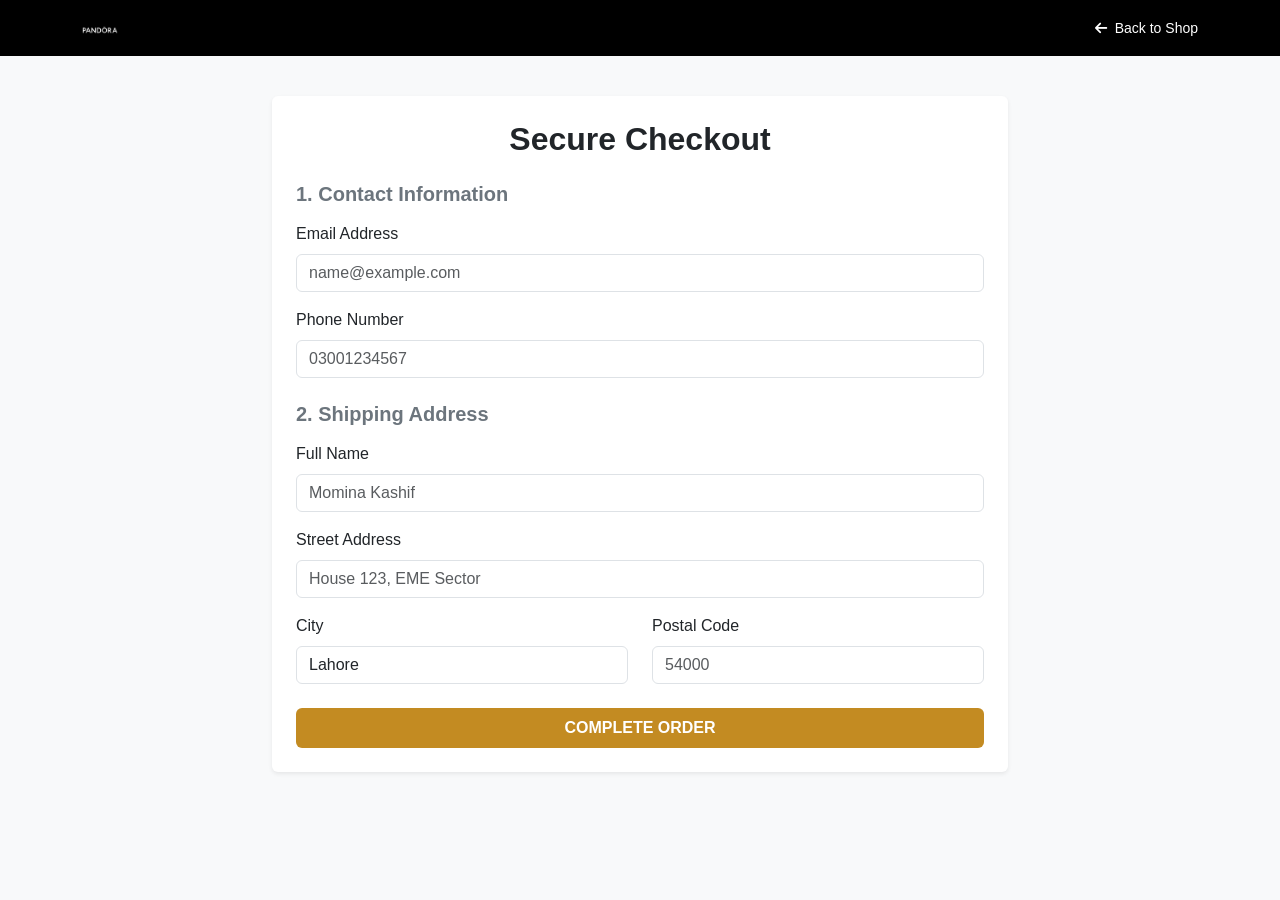
<file: midterm/checkout.html>
<!DOCTYPE html>
<html lang="en">
<head>
    <meta charset="UTF-8">
    <meta name="viewport" content="width=device-width, initial-scale=1.0">
    <title>Checkout | Pandora Store</title>
    <!-- Bootstrap 5 CSS CDN -->
    <link href="https://cdn.jsdelivr.net/npm/bootstrap@5.3.0/dist/css/bootstrap.min.css" rel="stylesheet">
    <!-- FontAwesome Icons CDN -->
    <link rel="stylesheet" href="https://cdnjs.cloudflare.com/ajax/libs/font-awesome/6.4.0/css/all.min.css">
    <!-- Custom Stylesheet -->
    <link rel="stylesheet" href="style.css">
</head>
<body class="bg-light">

    <!-- Navbar Header -->
    <header>
        <nav class="navbar navbar-expand-lg navbar-dark bg-black fixed-top">
            <div class="container">
                <a class="navbar-brand" href="index.html">
                    <img src="pandora_logo.png" alt="Pandora" height="20" class="nav-logo">
                </a>
                <a href="index.html" class="text-white text-decoration-none small">
                    <i class="fa-solid fa-arrow-left me-1"></i> Back to Shop
                </a>
            </div>
        </nav>
    </header>

    <!-- Main Checkout Container -->
    <main class="container my-5 pt-5">
        <div class="row justify-content-center">
            <div class="col-lg-8">
                <div class="card shadow-sm border-0 p-4">
                    <h2 class="fw-bold mb-4 text-center">Secure Checkout</h2>
                    
                    <!-- Checkout Form with HTML5 Validation Attributes -->
                    <form id="checkoutForm" novalidate>
                        
                        <!-- Contact Information -->
                        <h5 class="fw-bold mb-3 text-secondary">1. Contact Information</h5>
                        <div class="mb-3">
                            <label for="email" class="form-label">Email Address</label>
                            <input type="email" class="form-control" id="email" required placeholder="name@example.com">
                            <div class="invalid-feedback">Please enter a valid email address.</div>
                        </div>
                        <div class="mb-4">
                            <label for="phone" class="form-label">Phone Number</label>
                            <input type="tel" class="form-control" id="phone" pattern="[0-9]{10,12}" required placeholder="03001234567">
                            <div class="invalid-feedback">Please enter a valid phone number (10 to 12 digits).</div>
                        </div>

                        <!-- Shipping Address -->
                        <h5 class="fw-bold mb-3 text-secondary">2. Shipping Address</h5>
                        <div class="mb-3">
                            <label for="fullName" class="form-label">Full Name</label>
                            <input type="text" class="form-control" id="fullName" minlength="3" required placeholder="Momina Kashif">
                            <div class="invalid-feedback">Name must be at least 3 characters long.</div>
                        </div>
                        <div class="mb-3">
                            <label for="address" class="form-label">Street Address</label>
                            <input type="text" class="form-control" id="address" required placeholder="House 123, EME Sector">
                            <div class="invalid-feedback">Please enter your street address.</div>
                        </div>
                        <div class="row mb-4">
                            <div class="col-md-6 mb-3 mb-md-0">
                                <label for="city" class="form-label">City</label>
                                <input type="text" class="form-control" id="city" required value="Lahore">
                                <div class="invalid-feedback">Please provide a valid city.</div>
                            </div>
                            <div class="col-md-6">
                                <label for="postal" class="form-label">Postal Code</label>
                                <input type="text" class="form-control" id="postal" pattern="[0-9]{5}" required placeholder="54000">
                                <div class="invalid-feedback">Please provide a valid 5-digit postal code.</div>
                            </div>
                        </div>

                        <!-- Submit Button styled with accent hue H=39 -->
                        <button type="submit" class="btn btn-dark w-100 py-2 fw-bold text-uppercase" style="background-color: hsl(39, 70%, 45%); border: none;">
                            Complete Order
                        </button>
                    </form>
                </div>
            </div>
        </div>
    </main>

    <!-- Bootstrap JS Bundle -->
    <script src="https://cdn.jsdelivr.net/npm/bootstrap@5.3.0/dist/js/bootstrap.bundle.min.js"></script>
</body>
</html>
</file>
<file: FA24-BCS-057 Assignment 1 (CV)/style.css>
* {
    box-sizing: border-box;
}

body {
    background-color: #e5e7eb;
    font-family: Arial, Helvetica, sans-serif;
    margin: 0;
    padding: 40px 20px;
    color: #333333;
    line-height: 1.6;
}

.clearfix::after {
    content: "";
    display: table;
    clear: both;
}

.cv-page {
    max-width: 900px;
    margin: 0 auto;
    background-color: #ffffff;
    box-shadow: 0 10px 25px rgba(0,0,0,0.1);
    position: relative; 
}

/* --- TOP HEADER --- */
.top-header {
    position: relative;
    padding: 40px 40px 10px 40px;
    background-color: #ffffff;
}

.avatar-container {
    float: left;
    width: 25%;
    padding-top: 10px;
}

.avatar-circle {
    width: 140px;
    height: 140px;
    border-radius: 50%;
    display: block;
}

.name-title-block {
    float: left;
    width: 70%;
    padding-top: 25px; 
}

.name-title-block h1 {
    color: #0446EF; 
    font-size: 2.8em;
    margin: 0 0 5px 0;
    text-transform: uppercase;
}

.name-title-block h2 {
    color: #0446EF; 
    font-size: 1.1em;
    margin: 0;
    font-weight: normal;
    text-transform: uppercase;
    letter-spacing: 1px;
}

/* --- BANNER --- */
.purple-banner {
    background-color: #411E57; 
    color: #ffffff;
    padding: 30px 40px;
}

.objective-block {
    width: 100%;
    margin-bottom: 25px;
}

.objective-block h3 {
    margin-top: 0;
    font-size: 1.1em;
    margin-bottom: 15px;
    text-transform: uppercase;
}

.objective-block p {
    margin: 0;
    font-size: 0.9em;
    line-height: 1.7;
}

.contact-grid {
    padding-top: 20px;
}

.contact-item {
    display: inline-block;
    width: 32%; 
    margin-bottom: 15px;
    font-size: 0.85em;
    vertical-align: middle;
}

.contact-item a {
    color: #ffffff;
    text-decoration: none;
}

.contact-item a:hover {
    text-decoration: underline;
}

.icon-circle {
    display: inline-block;
    width: 28px;
    height: 28px;
    background-color: #ffffff;
    color: #411E57; 
    border-radius: 50%;
    text-align: center;
    line-height: 28px;
    margin-right: 10px;
    font-size: 1.1em;
}


.cv-body {
    padding: 40px;
}


.section {
    margin-bottom: 45px; 
}

.section-title {
    font-size: 1.1em;
    color: #872D72; 
    border-bottom: 1.5px solid #e0e0e0;
    padding-bottom: 5px;
    margin-top: 0;
    margin-bottom: 25px;
}

.entry {
    margin-bottom: 20px;
}

.entry-header {
    margin-bottom: 5px;
}

.entry-name {
    float: left;
    font-weight: bold;
    font-size: 0.95em;
    color: #222222;
}

.entry-date {
    float: right;
    font-size: 0.9em;
    font-weight: bold;
    color: #444444;
}

.entry-details {
    clear: both;
    margin-left: 18px; 
    font-size: 0.9em;
    color: #555555;
    line-height: 1.6;
}

.entry-details em {
    display: block;
    font-style: italic;
    margin-bottom: 5px;
    color: #666666;
}


.skill-item {
    margin-bottom: 15px;
}

.left-skill {
    float: left;
    width: 48%;
    margin-right: 4%;
}

.right-skill {
    float: left;
    width: 48%;
    margin-right: 0;
}

.skill-title {
    font-size: 0.9em;
    color: #444444;
    font-weight: bold; 
}


.pill-container {
    padding-top: 5px;
}

.lang-pill {
    display: inline-block;
    background-color: #FE6EF0; 
    color: #1C1859; 
    padding: 6px 14px;
    border-radius: 20px;
    font-size: 0.85em;
    font-weight: bold;
    margin: 0 10px 12px 0;
}

.card-grid {
    width: 100%;
}

.box-card {
    background-color: #f8fafc;
    border: 1px solid #e2e8f0;
    border-radius: 8px;
    padding: 22px; 
    margin-bottom: 20px;
}

.half-card {
    float: left;
    width: 48%;
}

.left-card {
    margin-right: 4%;
}

.right-card {
    margin-right: 0;
}

.full-card {
    clear: both;
    width: 100%;
}

.accent-border {
    border: 1px solid #7C4EBB; 
}

.box-card h4 {
    margin: 0 0 10px 0;
    color: #0f172a;
    font-size: 0.95em;
}

.box-card p {
    margin: 0 0 15px 0;
    color: #64748b;
    font-size: 0.85em;
    line-height: 1.5;
    min-height: 60px; 
}

.full-card p {
    min-height: auto; 
}

.card-tags {
    margin-bottom: 12px;
}

.box-tag {
    display: inline-block;
    background-color: #AB88EE; 
    color: #1C1859; 
    padding: 5px 12px;
    border-radius: 12px;
    font-size: 0.75em;
    font-weight: bold;
    margin: 0 8px 8px 0;
}

.card-link {
    display: block;
    color: #F10393; 
    text-decoration: none;
    font-size: 0.85em;
    font-weight: bold;
}

.card-link:hover {
    text-decoration: underline;
}
</file>
<file: midterm/style.css>
/* --- GLOBAL RESET & BASE STYLES --- */
body {
    font-family: -apple-system, BlinkMacSystemFont, "Segoe UI", Roboto, Helvetica, Arial, sans-serif;
    margin: 0;
    padding: 0;
    box-sizing: border-box;
}

/* --- HERO SECTION STYLING --- */
.main-banner {
    position: relative;
    height: 85vh;
    overflow: hidden;
}

.banner-video {
    position: absolute;
    top: 50%;
    left: 50%;
    min-width: 100%;
    min-height: 100%;
    width: auto;
    height: auto;
    z-index: 1;
    transform: translateX(-50%) translateY(-50%);
    object-fit: cover;
}

.main-banner .container {
    z-index: 2;
}

/* --- LOGO FILTER TRICK --- */
.nav-logo {
    filter: brightness(0) invert(1);
}

/* --- TASK 1: PURE CSS MEGA-MENU & MOBILE ACCORDION --- */

/* Hide desktop mega menu by default */
.mega-menu-panel {
    display: none;
    position: absolute;
    top: 100%;
    left: 0;
    width: 100%;
    z-index: 9999; /* Floats cleanly above product cards and page content */
    border-top: 3px solid hsl(39, 70%, 45%); /* Accent color based on roll number N=57 */
}

/* Trigger mega menu on hover or keyboard tab focus (:focus-within) at breakpoint 657px and wider */
@media (min-width: 657px) {
    .nav-item.dropdown.position-static:hover .mega-menu-panel,
    .nav-item.dropdown.position-static:focus-within .mega-menu-panel {
        display: block;
    }
    
    /* Hide mobile accordion on desktop/tablet */
    .mobile-accordion-wrapper {
        display: none !important;
    }
}

/* On mobile screens below 657px, ensure desktop mega menu is hidden */
@media (max-width: 656px) {
    .mega-menu-panel {
        display: none !important;
    }
}
</file>
<file: style.css>
/* Custom CSS for Pandora Clone - Assignment 2 */

/* Navbar Logo Styling */
.nav-logo {
    height: 80px;
    width: auto;
    object-fit: contain;
    filter: brightness(0) invert(1);
}

/* Navbar Flex Layout Helpers */
.nav-flex-side {
    flex: 1;
}

/* Search Bar Styling */
.search-container {
    width: 250px;
}

.search-input {
    outline: none;
}

/* Hero Banner & Video */
.main-banner {
    position: relative;
    overflow: hidden;
    min-height: 80vh;
}

.banner-video {
    position: absolute;
    top: 50%;
    left: 50%;
    transform: translate(-50%, -50%);
    min-width: 100%;
    min-height: 100%;
    object-fit: cover;
    z-index: 0;
}

/* Promo Sections */
.bg-pink-light {
    background-color: #fce4ec;
}

.max-w-400 {
    max-width: 400px;
}

/* Product Detail Page Gallery Helpers */
.product-image-container {
    min-height: 450px;
}

.product-img-max {
    max-height: 400px;
    object-fit: contain;
}
</file>
